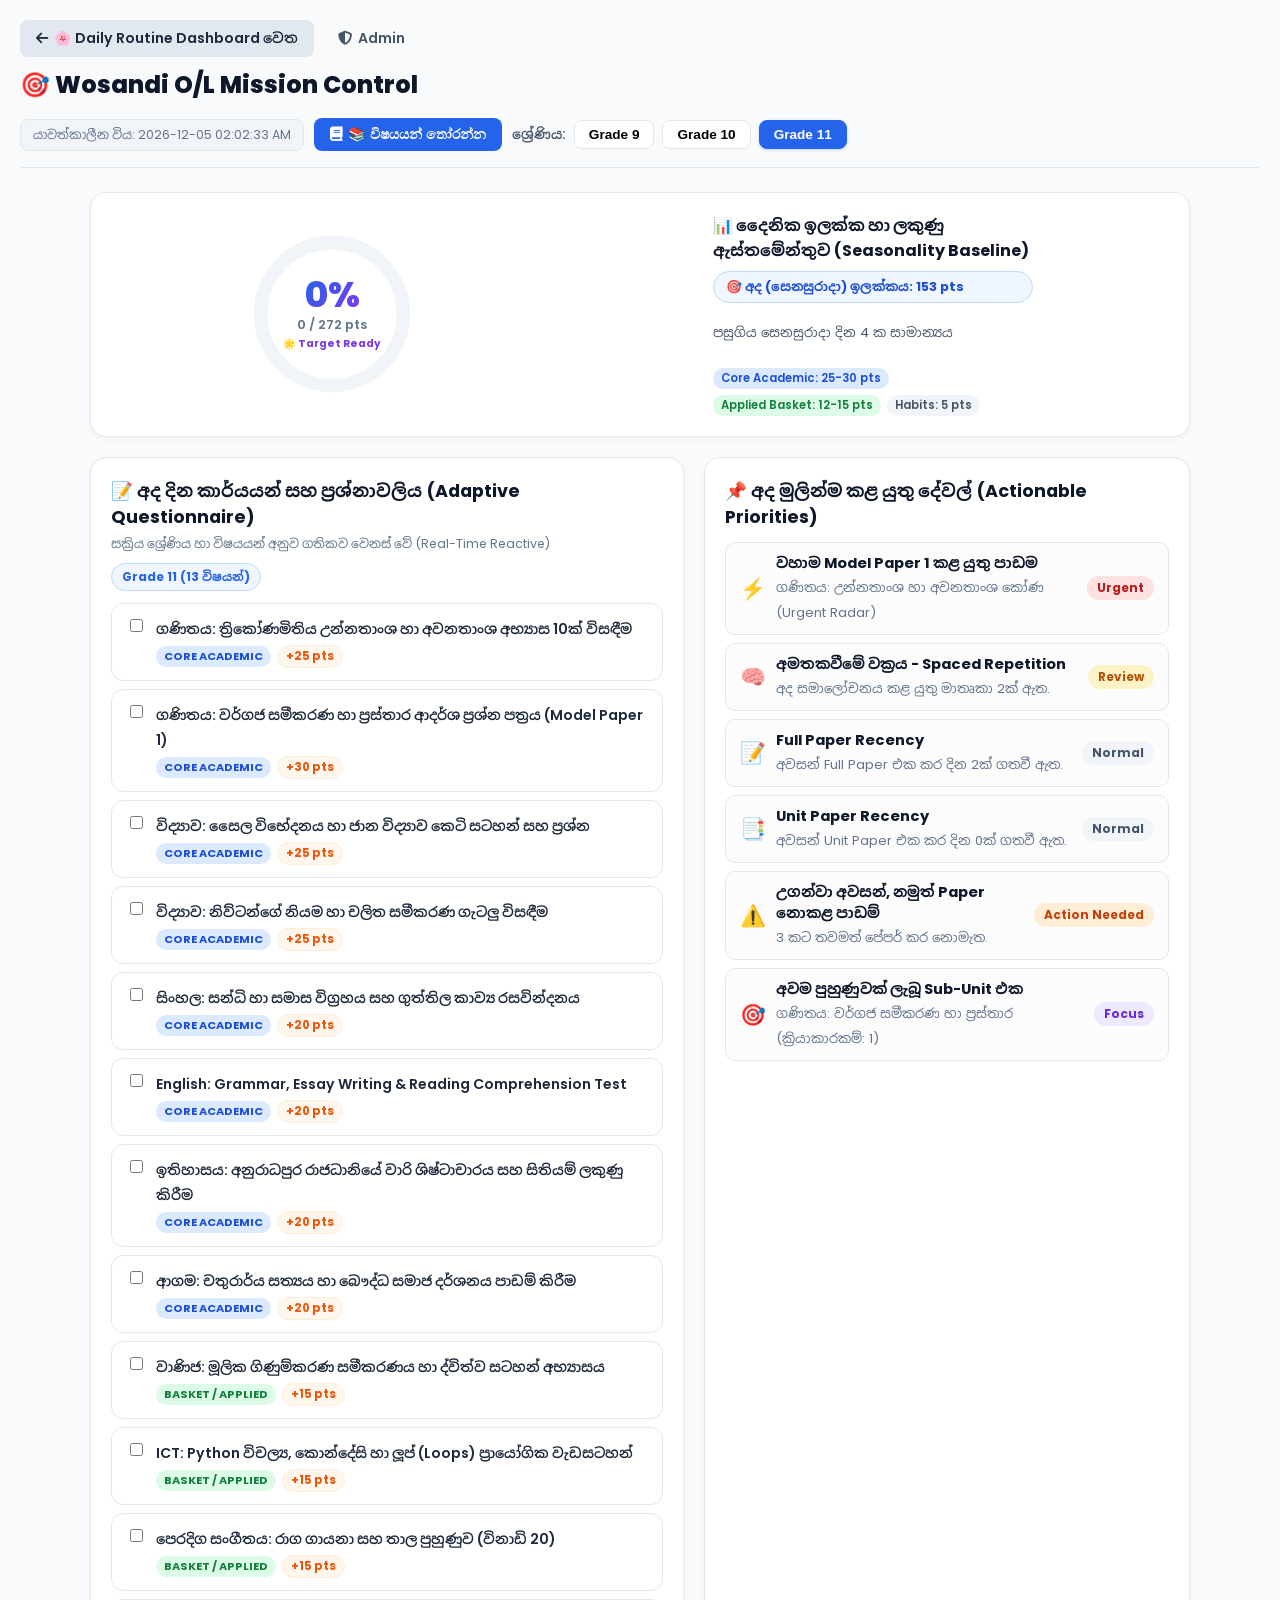
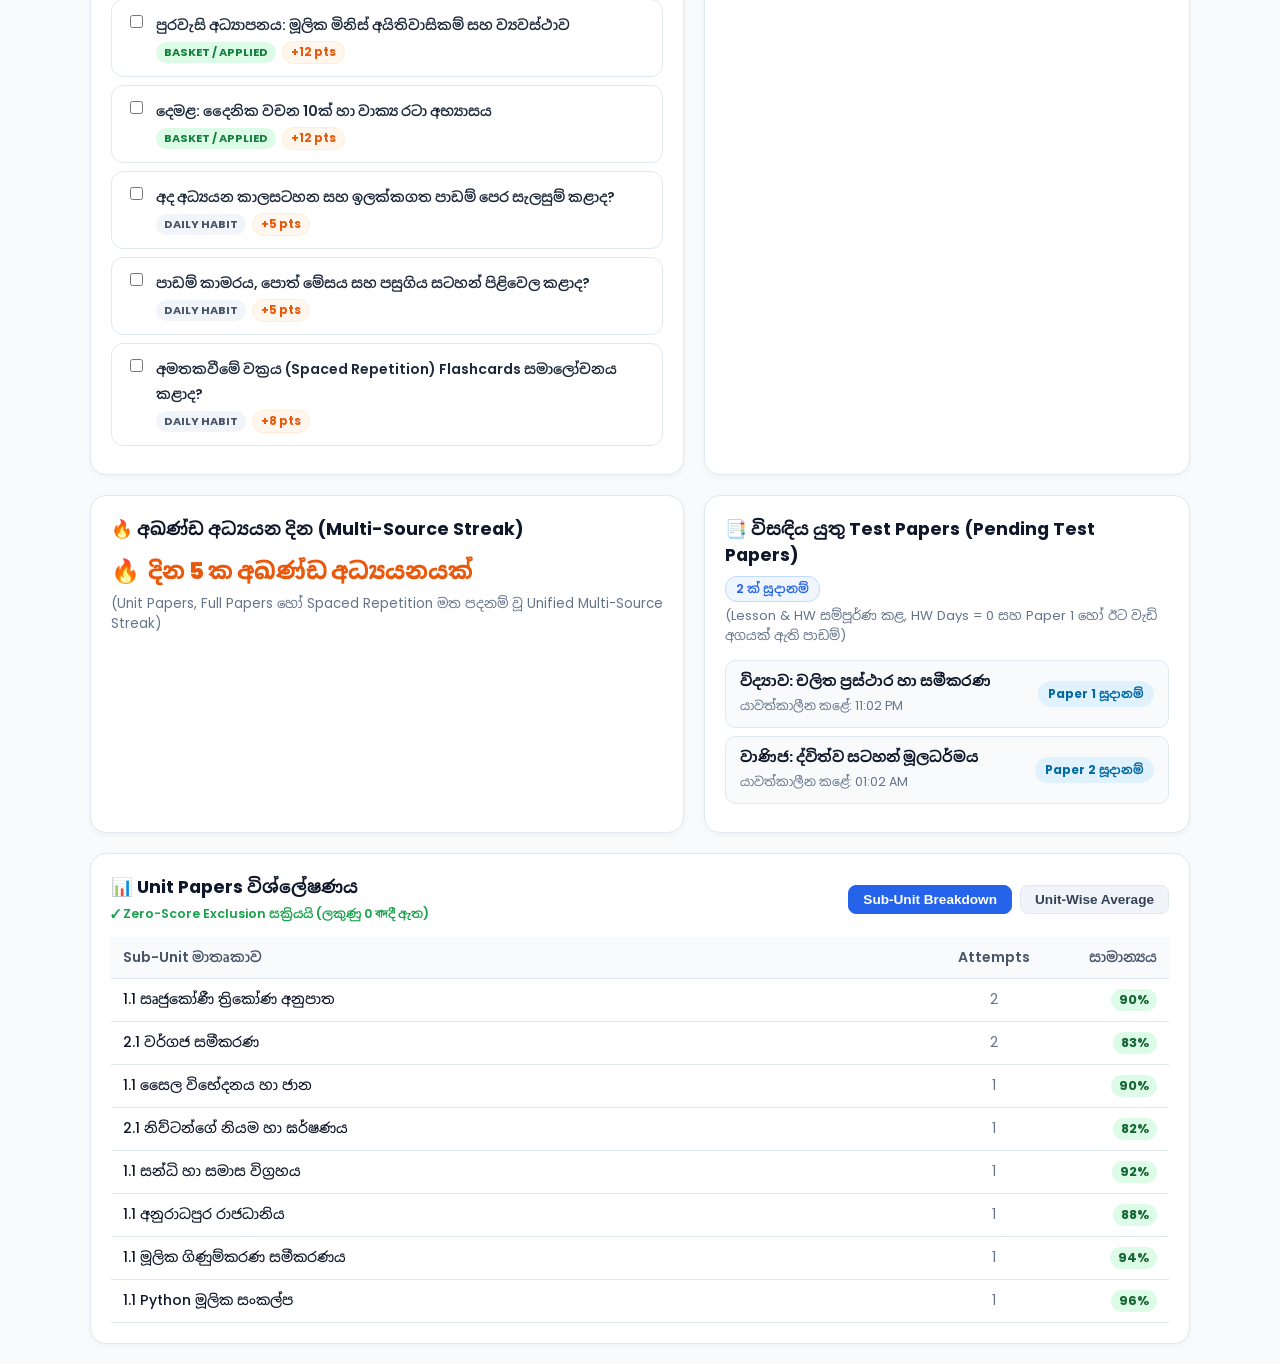
<file: wosandi/index.html>
<!DOCTYPE html>
<html lang="si">
<head>
  <meta charset="UTF-8">
  <meta name="viewport" content="width=device-width, initial-scale=1.0">
  <title>Wosandi O/L Mission Control - Adaptive Score & Historical Estimation</title>
  <link rel="icon" type="image/svg+xml" href="../favicon.svg">
  <link rel="alternate icon" href="../favicon.svg">
  <link rel="stylesheet" href="css/wosandi.css">
  <link rel="stylesheet" href="https://cdnjs.cloudflare.com/ajax/libs/font-awesome/6.4.0/css/all.min.css">
</head>
<body>

  <!-- Top Navigation & Controls Header -->
  <header class="header-bar">
    <div>
      <div style="display: flex; gap: 8px; align-items: center; flex-wrap: wrap;">
        <a href="/" class="nav-back-btn" id="btnBackToRoutine">
          <i class="fa-solid fa-arrow-left"></i> 🌸 Daily Routine Dashboard වෙත
        </a>
        <a href="/admin/" class="nav-back-btn" style="background: #f8fafc; color: #475569; border-color: #cbd5e1;">
          <i class="fa-solid fa-shield-halved"></i> Admin
        </a>
      </div>
      <h1 style="margin: 10px 0 0 0; font-size: 1.5rem; font-weight: 800; color: #0f172a;">
        🎯 Wosandi O/L Mission Control
      </h1>
    </div>

    <div style="display: flex; gap: 10px; align-items: center; flex-wrap: wrap;">
      <span id="lastUpdatedBadge" style="font-size: 0.78rem; color: #64748b; background: #f1f5f9; padding: 6px 12px; border-radius: 8px; border: 1px solid #e2e8f0;">
        යාවත්කාලීන විය: --
      </span>
      <button class="btn-subject-drawer" id="btnOpenSubjectDrawer">
        <i class="fa-solid fa-book"></i> 📚 විෂයයන් තෝරන්න
      </button>
      <div class="grade-selector-container" id="gradeSelector">
        <span style="font-size: 0.85rem; font-weight: 600; color: #475569;">ශ්‍රේණිය:</span>
        <button class="grade-btn" data-grade="9">Grade 9</button>
        <button class="grade-btn" data-grade="10">Grade 10</button>
        <button class="grade-btn active" data-grade="11">Grade 11</button>
      </div>
    </div>
  </header>

  <!-- Dashboard Grid -->
  <main class="dashboard-grid">

    <!-- 1. SVG Circular Progress Bar & Historical Day-of-Week Benchmark (Full Width) -->
    <section class="card full-width-card">
      <div class="circle-score-card">
        <!-- Hardware-Accelerated SVG Arc Progress Ring -->
        <div class="circle-container">
          <svg class="w-full h-full" viewBox="0 0 100 100" style="width: 100%; height: 100%;">
            <circle cx="50" cy="50" r="42" stroke="#f1f5f9" stroke-width="8" fill="transparent" />
            <circle id="wosandiProgressCircle" cx="50" cy="50" r="42" stroke="url(#wosandiGradient)" stroke-width="8" fill="transparent" 
                    stroke-dasharray="264" stroke-dashoffset="264" stroke-linecap="round" class="circle-progress" />
            <defs>
              <linearGradient id="wosandiGradient" x1="0%" y1="0%" x2="100%" y2="100%">
                <stop offset="0%" stop-color="#2563eb" />
                <stop offset="50%" stop-color="#7c3aed" />
                <stop offset="100%" stop-color="#ec4899" />
              </linearGradient>
            </defs>
          </svg>
          <div class="circle-content">
            <span id="wosandiProgressPercent" class="progress-percent-text">0%</span>
            <span id="wosandiScoreText" class="progress-score-text">0 / 0 pts</span>
            <span id="wosandiRankBadge" style="font-size: 0.65rem; font-weight: 700; color: #7c3aed; margin-top: 2px;">
              🌟 Target Ready
            </span>
          </div>
        </div>

        <!-- 3.1 Day-of-Week Benchmark & Historical Seasonality -->
        <div class="benchmark-box">
          <h3 style="margin: 0; font-size: 1rem; color: #0f172a; font-weight: 700;">
            📊 දෛනික ඉලක්ක හා ලකුණු ඇස්තමේන්තුව (Seasonality Baseline)
          </h3>
          <div id="dowBenchmarkBadge" class="benchmark-pill">
            🎯 අද ඉලක්කය: ගණනය වෙමින්...
          </div>
          <p id="dowBenchmarkDesc" class="benchmark-desc">
            පෙර සතිවල එම දිනවලම උපයාගත් ලකුණු සාමාන්‍යය මඟින් අද දිනට නියමිත පෞද්ගලීකරණය කළ මට්ටම තීරණය කෙරේ.
          </p>
          
          <!-- 3.3 Academic Priority Tier Indicators -->
          <div style="display: flex; gap: 6px; flex-wrap: wrap; margin-top: 4px;">
            <span style="font-size: 0.72rem; padding: 2px 8px; border-radius: 9999px; background: #dbeafe; color: #1d4ed8; font-weight: 600;">
              Core Academic: 25-30 pts
            </span>
            <span style="font-size: 0.72rem; padding: 2px 8px; border-radius: 9999px; background: #dcfce7; color: #15803d; font-weight: 600;">
              Applied Basket: 12-15 pts
            </span>
            <span style="font-size: 0.72rem; padding: 2px 8px; border-radius: 9999px; background: #f1f5f9; color: #475569; font-weight: 600;">
              Habits: 5 pts
            </span>
          </div>
        </div>
      </div>
    </section>

    <!-- 2. Dynamic Adaptive Questionnaire & Task Adaptation Card -->
    <section class="card" id="cardAdaptiveQuestionnaire">
      <div style="display: flex; justify-content: space-between; align-items: center; margin-bottom: 12px; flex-wrap: wrap; gap: 8px;">
        <div>
          <h2 class="card-title" style="margin: 0;">📝 අද දින කාර්යයන් සහ ප්‍රශ්නාවලිය (Adaptive Questionnaire)</h2>
          <span style="font-size: 0.78rem; color: #64748b;">
            සක්‍රිය ශ්‍රේණිය හා විෂයයන් අනුව ගතිකව වෙනස් වේ (Real-Time Reactive)
          </span>
        </div>
        <span id="activeFiltersBadge" style="font-size: 0.75rem; font-weight: 700; color: #2563eb; background: #eff6ff; padding: 4px 10px; border-radius: 9999px; border: 1px solid #bfdbfe;">
          Grade 11
        </span>
      </div>
      <div id="questionnaireContainer">
        පූරණය වෙමින් පවතී...
      </div>
    </section>

    <!-- 3. Top Priorities Card (6 Actionable Priority Rules) -->
    <section class="card" id="cardTodayPriorities">
      <h2 class="card-title">📌 අද මුලින්ම කළ යුතු දේවල් (Actionable Priorities)</h2>
      <div id="prioritiesContent">දත්ත පූරණය වෙමින් පවතී...</div>
    </section>

    <!-- 4. Multi-Source Activity Streak Card -->
    <section class="card" id="cardActivityStreak">
      <h2 class="card-title">🔥 අඛණ්ඩ අධ්‍යයන දින (Multi-Source Streak)</h2>
      <div id="streakContent">ගණනය වෙමින් පවතී...</div>
    </section>

    <!-- 5. Strict Pending Test Papers Filter Card -->
    <section class="card" id="cardPendingTestPapers">
      <div style="display: flex; justify-content: space-between; align-items: center; margin-bottom: 4px; flex-wrap: wrap; gap: 8px;">
        <h2 class="card-title" style="margin: 0;">📑 විසඳිය යුතු Test Papers (Pending Test Papers)</h2>
        <span id="pendingPapersBadge" style="font-size: 0.78rem; font-weight: 600; color: #2563eb; background: #eff6ff; padding: 3px 10px; border-radius: 12px; border: 1px solid #bfdbfe;">
          0 ක් සූදානම්
        </span>
      </div>
      <p style="font-size: 0.82rem; color: #64748b; margin-top: 2px; margin-bottom: 14px;">
        (Lesson & HW සම්පූර්ණ කළ, HW Days = 0 සහ Paper 1 හෝ ඊට වැඩි අගයක් ඇති පාඩම්)
      </p>
      <div id="pendingPapersContent">පූරණය වෙමින් පවතී...</div>
    </section>

    <!-- 6. Dual-Tab Analytics (With Zero-Score Exclusion) -->
    <section class="card full-width-card" id="cardUnitAnalytics">
      <div style="display: flex; justify-content: space-between; align-items: center; margin-bottom: 12px; flex-wrap: wrap; gap: 8px;">
        <div>
          <h2 class="card-title" style="margin: 0;">📊 Unit Papers විශ්ලේෂණය</h2>
          <span style="font-size: 0.78rem; color: #16a34a; font-weight: 600;">✓ Zero-Score Exclusion සක්‍රියයි (ලකුණු 0 বাদදී ඇත)</span>
        </div>
        <div style="display: flex; gap: 8px;">
          <button id="tabSubUnit" class="tab-btn active">Sub-Unit Breakdown</button>
          <button id="tabUnitWise" class="tab-btn">Unit-Wise Average</button>
        </div>
      </div>
      <div id="analyticsContent">සංඛ්‍යාලේඛන සූදානම් වෙමින් පවතී...</div>
    </section>

  </main>

  <script type="module" src="./app.js"></script>
</body>
</html>
</file>
<file: wosandi/css/wosandi.css>
@import url('https://fonts.googleapis.com/css2?family=Noto+Sans+Sinhala:wght@400;600;700&family=Poppins:wght@400;600;700&display=swap');

:root {
  --primary-color: #2563eb;
  --bg-color: #f8fafc;
  --card-bg: #ffffff;
  --text-main: #0f172a;
  --border-color: #e2e8f0;
}

* {
  box-sizing: border-box;
}

body {
  font-family: 'Poppins', 'Noto Sans Sinhala', -apple-system, BlinkMacSystemFont, sans-serif;
  background-color: var(--bg-color);
  color: var(--text-main);
  margin: 0;
  padding: 20px;
}

/* 1.1 Hardware-Accelerated SVG Arc */
.circle-progress {
  transition: stroke-dashoffset 0.6s cubic-bezier(0.4, 0, 0.2, 1);
  transform: rotate(-90deg);
  transform-origin: 50% 50%;
  will-change: stroke-dashoffset;
}

.header-bar {
  display: flex;
  justify-content: space-between;
  align-items: center;
  margin-bottom: 24px;
  padding-bottom: 16px;
  border-bottom: 1px solid var(--border-color);
  flex-wrap: wrap;
  gap: 16px;
}

.nav-back-btn {
  display: inline-flex;
  align-items: center;
  gap: 6px;
  padding: 8px 16px;
  background: #e2e8f0;
  color: #1e293b;
  text-decoration: none;
  border-radius: 8px;
  font-weight: 600;
  font-size: 0.88rem;
  transition: background 0.2s;
}

.nav-back-btn:hover {
  background: #cbd5e1;
}

.btn-subject-drawer {
  display: inline-flex;
  align-items: center;
  gap: 6px;
  padding: 8px 16px;
  background: var(--primary-color);
  color: #ffffff;
  border: none;
  border-radius: 8px;
  font-weight: 600;
  cursor: pointer;
  font-size: 0.88rem;
  transition: background 0.2s, transform 0.1s;
}

.btn-subject-drawer:hover {
  background: #1d4ed8;
}

.grade-selector-container {
  display: flex;
  gap: 8px;
  align-items: center;
}

.grade-btn {
  padding: 6px 14px;
  border: 1px solid var(--border-color);
  background: var(--card-bg);
  cursor: pointer;
  border-radius: 8px;
  font-weight: 600;
  font-size: 0.85rem;
  transition: all 0.2s;
}

.grade-btn.active {
  background: var(--primary-color);
  color: #ffffff;
  border-color: var(--primary-color);
  box-shadow: 0 1px 3px rgba(37, 99, 235, 0.25);
}

.dashboard-grid {
  display: grid;
  grid-template-columns: 1fr;
  gap: 20px;
  max-width: 1100px;
  margin: 0 auto;
}

@media (min-width: 900px) {
  .dashboard-grid {
    grid-template-columns: 1.1fr 0.9fr;
  }
  .full-width-card {
    grid-column: 1 / -1;
  }
}

.card {
  background: var(--card-bg);
  border: 1px solid var(--border-color);
  border-radius: 16px;
  padding: 20px;
  box-shadow: 0 2px 6px rgba(0, 0, 0, 0.04);
}

.card-title {
  margin: 0 0 12px 0;
  font-size: 1.1rem;
  font-weight: 700;
  color: #0f172a;
}

/* Circular Score Card Layout */
.circle-score-card {
  display: flex;
  align-items: center;
  justify-content: space-around;
  gap: 24px;
  flex-wrap: wrap;
}

.circle-container {
  position: relative;
  width: 170px;
  height: 170px;
  display: flex;
  align-items: center;
  justify-content: center;
}

.circle-content {
  position: absolute;
  display: flex;
  flex-direction: column;
  align-items: center;
  text-align: center;
}

.progress-percent-text {
  font-size: 2.2rem;
  font-weight: 800;
  background: linear-gradient(135deg, #2563eb, #7c3aed);
  -webkit-background-clip: text;
  -webkit-text-fill-color: transparent;
  line-height: 1;
}

.progress-score-text {
  font-size: 0.8rem;
  font-weight: 600;
  color: #64748b;
  margin-top: 4px;
}

.benchmark-box {
  display: flex;
  flex-direction: column;
  gap: 8px;
  max-width: 320px;
}

.benchmark-pill {
  display: inline-flex;
  align-items: center;
  gap: 6px;
  padding: 6px 12px;
  background: #eff6ff;
  color: #1d4ed8;
  border: 1px solid #bfdbfe;
  border-radius: 9999px;
  font-size: 0.8rem;
  font-weight: 700;
}

.benchmark-desc {
  font-size: 0.82rem;
  color: #475569;
  line-height: 1.4;
}

/* Questionnaire Items */
.q-item {
  display: block;
  padding: 12px 14px;
  border: 1px solid var(--border-color);
  border-radius: 12px;
  margin-bottom: 8px;
  cursor: pointer;
  transition: all 0.2s;
  background: #ffffff;
}

.q-item:hover {
  background: #f8fafc;
  border-color: #cbd5e1;
}

.q-item.completed {
  background: #f0fdf4;
  border-color: #bbf7d0;
}

.q-title {
  font-size: 0.88rem;
  font-weight: 600;
  color: #1e293b;
  line-height: 1.4;
}

.q-tier-badge {
  font-size: 0.7rem;
  font-weight: 700;
  padding: 2px 8px;
  border-radius: 9999px;
  text-transform: uppercase;
}

.tier-core {
  background: #dbeafe;
  color: #1d4ed8;
}

.tier-applied {
  background: #dcfce7;
  color: #15803d;
}

.tier-routine {
  background: #f1f5f9;
  color: #475569;
}

.q-points-badge {
  font-size: 0.72rem;
  font-weight: 700;
  color: #ea580c;
  background: #fff7ed;
  padding: 2px 8px;
  border-radius: 9999px;
  border: 1px solid #ffedd5;
}

/* Priorities & Pending Papers */
.priority-item {
  display: flex;
  align-items: center;
  justify-content: space-between;
  padding: 10px 14px;
  margin-bottom: 8px;
  border: 1px solid var(--border-color);
  border-radius: 10px;
  background: #fcfcfd;
}

.badge {
  font-size: 0.75rem;
  padding: 3px 10px;
  border-radius: 9999px;
  font-weight: 700;
  white-space: nowrap;
}

.badge-urgent { background: #fee2e2; color: #b91c1c; }
.badge-review { background: #fef3c7; color: #b45309; }
.badge-attention { background: #ffedd5; color: #c2410c; }
.badge-normal { background: #f1f5f9; color: #475569; }
.badge-focus { background: #ede9fe; color: #6d28d9; }

.pending-paper-item {
  display: flex;
  justify-content: space-between;
  align-items: center;
  padding: 10px 14px;
  margin-bottom: 8px;
  background: #f8fafc;
  border: 1px solid var(--border-color);
  border-radius: 10px;
}

/* Analytics Table */
.tab-btn {
  padding: 6px 14px;
  border: 1px solid var(--border-color);
  background: #f1f5f9;
  color: #334155;
  border-radius: 8px;
  font-weight: 600;
  font-size: 0.85rem;
  cursor: pointer;
  transition: all 0.2s;
}

.tab-btn.active {
  background: var(--primary-color);
  color: #ffffff;
  border-color: var(--primary-color);
}

.analytics-table {
  width: 100%;
  border-collapse: collapse;
  font-size: 0.88rem;
}

.analytics-table th, .analytics-table td {
  padding: 10px 12px;
  text-align: left;
  border-bottom: 1px solid #e2e8f0;
}

.analytics-table th {
  background: #f8fafc;
  color: #475569;
  font-weight: 600;
}

.score-pill {
  display: inline-block;
  padding: 2px 8px;
  border-radius: 9999px;
  font-weight: 700;
  font-size: 0.8rem;
}

.score-high { background: #dcfce7; color: #166534; }
.score-mid { background: #fef9c3; color: #854d0e; }
.score-low { background: #fee2e2; color: #991b1b; }

/* Subject Drawer */
.wosandi-drawer-overlay {
  position: fixed;
  inset: 0;
  background: rgba(15, 23, 42, 0.5);
  backdrop-filter: blur(4px);
  z-index: 100;
  display: flex;
  justify-content: flex-end;
}

.wosandi-drawer-overlay.hidden {
  display: none;
}

.wosandi-drawer {
  background: #ffffff;
  width: 100%;
  max-width: 440px;
  height: 100%;
  padding: 24px;
  box-shadow: -4px 0 24px rgba(0, 0, 0, 0.15);
  overflow-y: auto;
}

.drawer-subject-item {
  display: flex;
  align-items: center;
  justify-content: space-between;
  padding: 8px 12px;
  border: 1px solid var(--border-color);
  border-radius: 8px;
  background: #ffffff;
  cursor: pointer;
  transition: all 0.15s;
}

.drawer-subject-item.active {
  background: #f0fdf4;
  border-color: #86efac;
}
</file>
